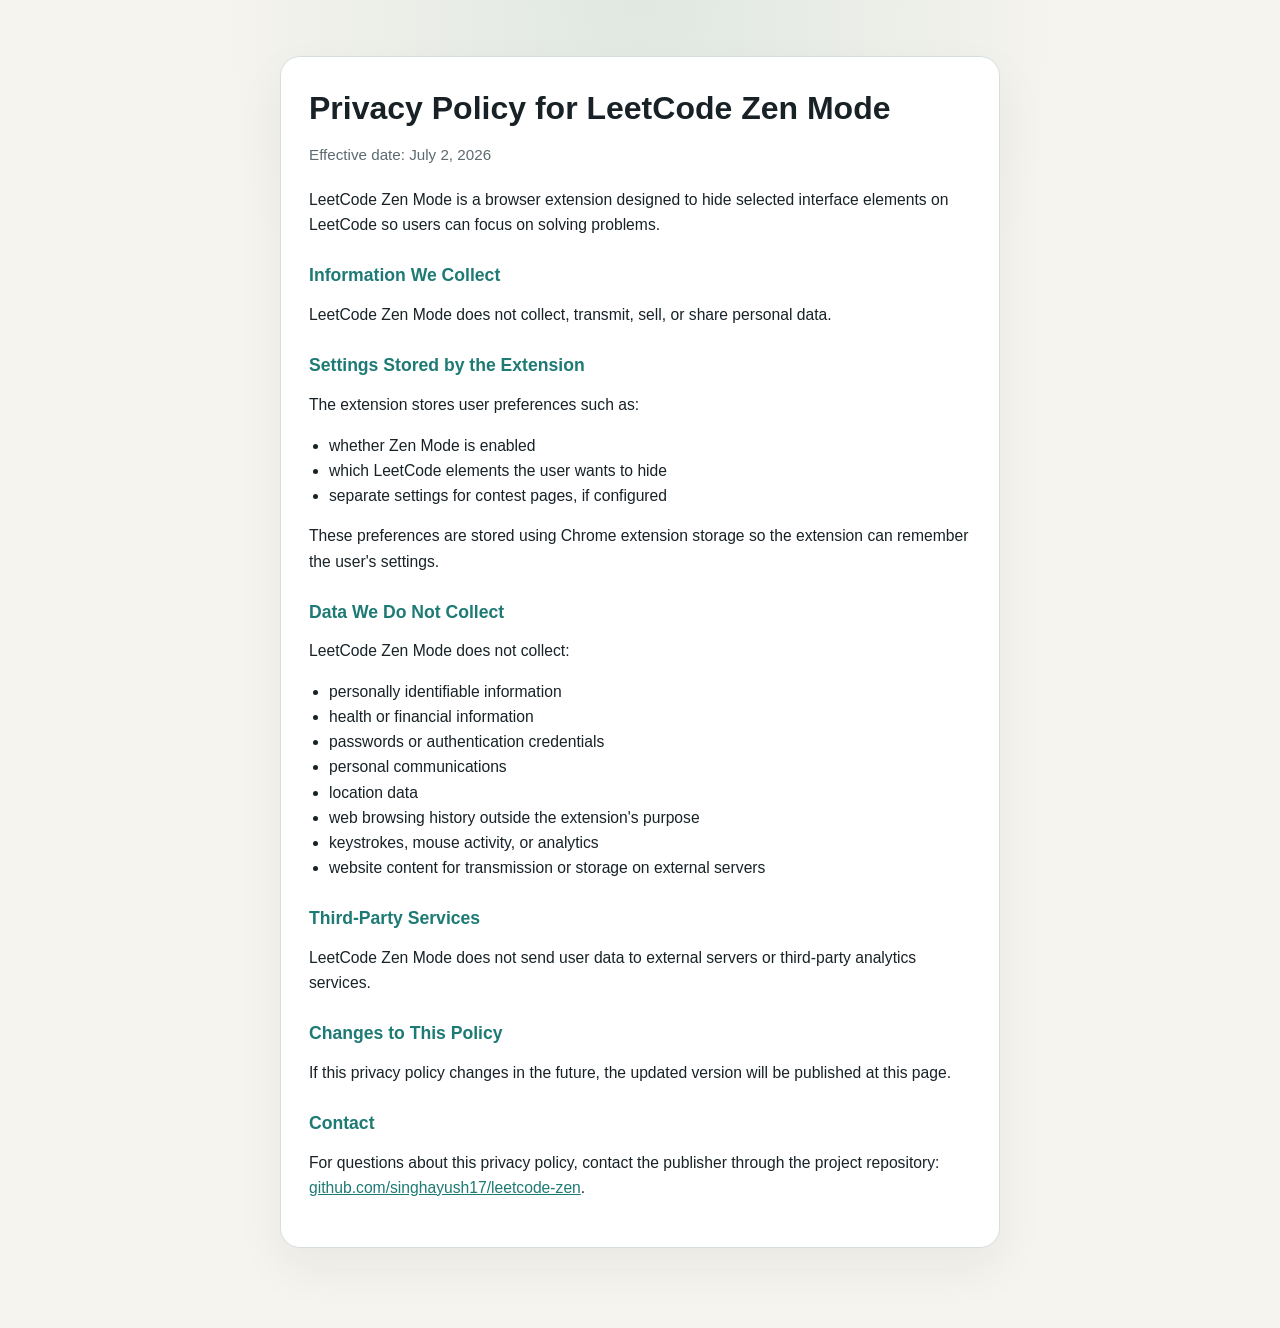
<file: docs/index.html>
<!DOCTYPE html>
<html lang="en">
<head>
  <meta charset="UTF-8" />
  <meta name="viewport" content="width=device-width, initial-scale=1.0" />
  <title>LeetCode Zen Mode</title>
  <meta http-equiv="refresh" content="0; url=./privacy-policy.html" />
  <style>
    body {
      margin: 0;
      min-height: 100vh;
      display: grid;
      place-items: center;
      padding: 24px;
      font-family: -apple-system, BlinkMacSystemFont, "Segoe UI", sans-serif;
      background: #f6f4ee;
      color: #182226;
    }

    .card {
      max-width: 640px;
      background: #fff;
      border: 1px solid #d7dfdd;
      border-radius: 18px;
      padding: 28px;
      text-align: center;
      box-shadow: 0 16px 40px rgba(24, 34, 38, 0.06);
    }

    a {
      color: #1d7a74;
    }
  </style>
</head>
<body>
  <div class="card">
    <h1>LeetCode Zen Mode</h1>
    <p>Redirecting to the privacy policy.</p>
    <p><a href="./privacy-policy.html">Open the privacy policy</a></p>
  </div>
</body>
</html>
</file>
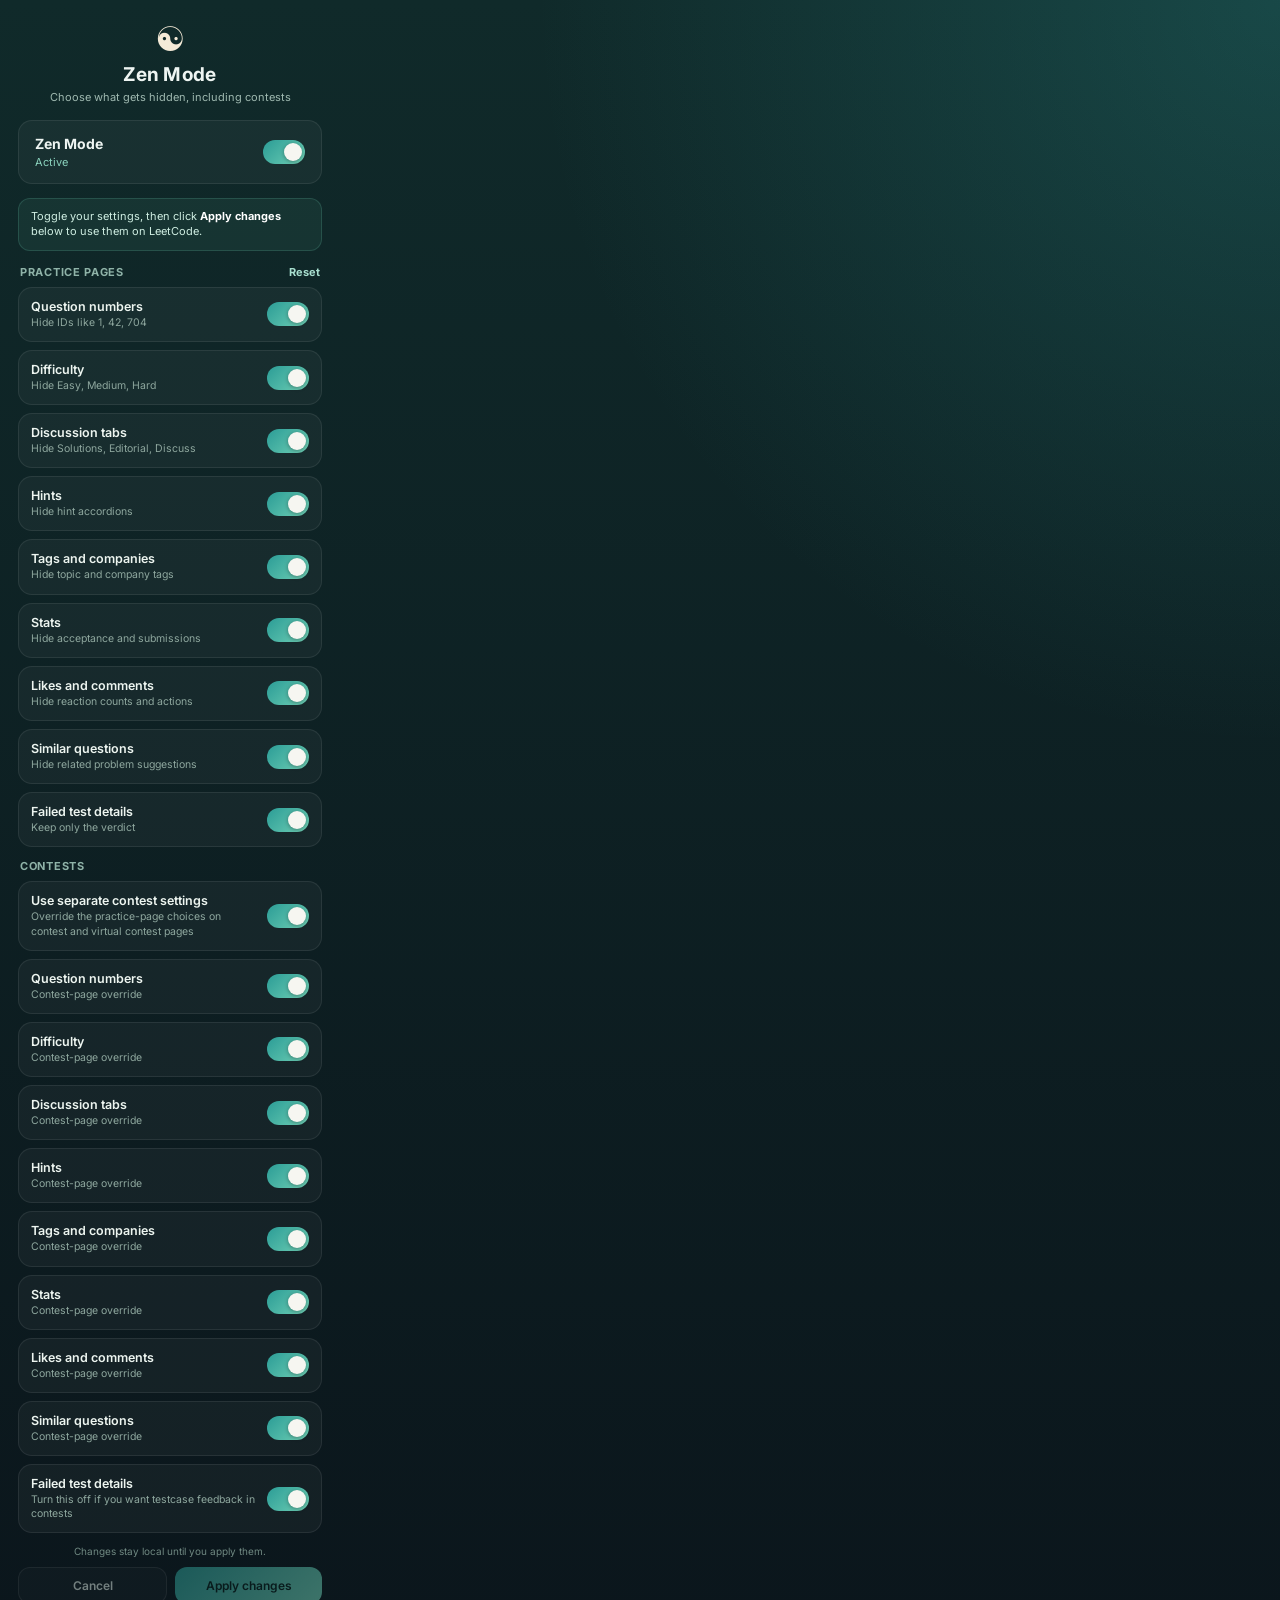
<file: popup.html>
<!DOCTYPE html>
<html lang="en">
<head>
  <meta charset="UTF-8" />
  <meta name="viewport" content="width=device-width, initial-scale=1.0" />
  <title>LeetCode Zen Mode</title>
  <link rel="stylesheet" href="popup.css" />
</head>
<body>
  <div class="popup-container">
    <div class="popup-header">
      <div class="logo">☯</div>
      <h1>Zen Mode</h1>
      <p class="subtitle">Choose what gets hidden, including contests</p>
    </div>

    <div class="toggle-row master-toggle">
      <div>
        <p class="toggle-title">Zen Mode</p>
        <p class="toggle-caption" id="statusText">Active</p>
      </div>
      <label class="switch">
        <input type="checkbox" id="zenToggle" checked />
        <span class="slider"></span>
      </label>
    </div>

    <div class="apply-notice" id="applyNotice">
      Toggle your settings, then click <strong>Apply changes</strong> below to use them on LeetCode.
    </div>

    <div class="section-heading">
      <span>Practice Pages</span>
      <button type="button" class="link-button" id="resetDefaults">Reset</button>
    </div>

    <div class="settings-list">
      <div class="setting-row">
        <div>
          <span class="setting-name">Question numbers</span>
          <span class="setting-description">Hide IDs like 1, 42, 704</span>
        </div>
        <label class="switch">
          <input type="checkbox" data-scope="regular" data-setting="questionNumbers" checked />
          <span class="slider"></span>
        </label>
      </div>

      <div class="setting-row">
        <div>
          <span class="setting-name">Difficulty</span>
          <span class="setting-description">Hide Easy, Medium, Hard</span>
        </div>
        <label class="switch">
          <input type="checkbox" data-scope="regular" data-setting="difficulty" checked />
          <span class="slider"></span>
        </label>
      </div>

      <div class="setting-row">
        <div>
          <span class="setting-name">Discussion tabs</span>
          <span class="setting-description">Hide Solutions, Editorial, Discuss</span>
        </div>
        <label class="switch">
          <input type="checkbox" data-scope="regular" data-setting="discussionTabs" checked />
          <span class="slider"></span>
        </label>
      </div>

      <div class="setting-row">
        <div>
          <span class="setting-name">Hints</span>
          <span class="setting-description">Hide hint accordions</span>
        </div>
        <label class="switch">
          <input type="checkbox" data-scope="regular" data-setting="hints" checked />
          <span class="slider"></span>
        </label>
      </div>

      <div class="setting-row">
        <div>
          <span class="setting-name">Tags and companies</span>
          <span class="setting-description">Hide topic and company tags</span>
        </div>
        <label class="switch">
          <input type="checkbox" data-scope="regular" data-setting="tagsCompanies" checked />
          <span class="slider"></span>
        </label>
      </div>

      <div class="setting-row">
        <div>
          <span class="setting-name">Stats</span>
          <span class="setting-description">Hide acceptance and submissions</span>
        </div>
        <label class="switch">
          <input type="checkbox" data-scope="regular" data-setting="stats" checked />
          <span class="slider"></span>
        </label>
      </div>

      <div class="setting-row">
        <div>
          <span class="setting-name">Likes and comments</span>
          <span class="setting-description">Hide reaction counts and actions</span>
        </div>
        <label class="switch">
          <input type="checkbox" data-scope="regular" data-setting="likes" checked />
          <span class="slider"></span>
        </label>
      </div>

      <div class="setting-row">
        <div>
          <span class="setting-name">Similar questions</span>
          <span class="setting-description">Hide related problem suggestions</span>
        </div>
        <label class="switch">
          <input type="checkbox" data-scope="regular" data-setting="similarQuestions" checked />
          <span class="slider"></span>
        </label>
      </div>

      <div class="setting-row">
        <div>
          <span class="setting-name">Failed test details</span>
          <span class="setting-description">Keep only the verdict</span>
        </div>
        <label class="switch">
          <input type="checkbox" data-scope="regular" data-setting="failingTests" checked />
          <span class="slider"></span>
        </label>
      </div>
    </div>

    <div class="section-heading">
      <span>Contests</span>
    </div>

    <div class="settings-list settings-list--compact">
      <div class="setting-row">
        <div>
          <span class="setting-name">Use separate contest settings</span>
          <span class="setting-description">Override the practice-page choices on contest and virtual contest pages</span>
        </div>
        <label class="switch">
          <input type="checkbox" id="contestOverridesToggle" checked />
          <span class="slider"></span>
        </label>
      </div>
    </div>

    <div class="settings-list" id="contestSettingsSection">
      <div class="setting-row">
        <div>
          <span class="setting-name">Question numbers</span>
          <span class="setting-description">Contest-page override</span>
        </div>
        <label class="switch">
          <input type="checkbox" data-scope="contest" data-setting="questionNumbers" checked />
          <span class="slider"></span>
        </label>
      </div>

      <div class="setting-row">
        <div>
          <span class="setting-name">Difficulty</span>
          <span class="setting-description">Contest-page override</span>
        </div>
        <label class="switch">
          <input type="checkbox" data-scope="contest" data-setting="difficulty" checked />
          <span class="slider"></span>
        </label>
      </div>

      <div class="setting-row">
        <div>
          <span class="setting-name">Discussion tabs</span>
          <span class="setting-description">Contest-page override</span>
        </div>
        <label class="switch">
          <input type="checkbox" data-scope="contest" data-setting="discussionTabs" checked />
          <span class="slider"></span>
        </label>
      </div>

      <div class="setting-row">
        <div>
          <span class="setting-name">Hints</span>
          <span class="setting-description">Contest-page override</span>
        </div>
        <label class="switch">
          <input type="checkbox" data-scope="contest" data-setting="hints" checked />
          <span class="slider"></span>
        </label>
      </div>

      <div class="setting-row">
        <div>
          <span class="setting-name">Tags and companies</span>
          <span class="setting-description">Contest-page override</span>
        </div>
        <label class="switch">
          <input type="checkbox" data-scope="contest" data-setting="tagsCompanies" checked />
          <span class="slider"></span>
        </label>
      </div>

      <div class="setting-row">
        <div>
          <span class="setting-name">Stats</span>
          <span class="setting-description">Contest-page override</span>
        </div>
        <label class="switch">
          <input type="checkbox" data-scope="contest" data-setting="stats" checked />
          <span class="slider"></span>
        </label>
      </div>

      <div class="setting-row">
        <div>
          <span class="setting-name">Likes and comments</span>
          <span class="setting-description">Contest-page override</span>
        </div>
        <label class="switch">
          <input type="checkbox" data-scope="contest" data-setting="likes" checked />
          <span class="slider"></span>
        </label>
      </div>

      <div class="setting-row">
        <div>
          <span class="setting-name">Similar questions</span>
          <span class="setting-description">Contest-page override</span>
        </div>
        <label class="switch">
          <input type="checkbox" data-scope="contest" data-setting="similarQuestions" checked />
          <span class="slider"></span>
        </label>
      </div>

      <div class="setting-row">
        <div>
          <span class="setting-name">Failed test details</span>
          <span class="setting-description">Turn this off if you want testcase feedback in contests</span>
        </div>
        <label class="switch">
          <input type="checkbox" data-scope="contest" data-setting="failingTests" checked />
          <span class="slider"></span>
        </label>
      </div>
    </div>

    <div class="footer">
      <p id="settingsHint">Changes stay local until you apply them.</p>
      <div class="footer-actions">
        <button type="button" class="secondary-button" id="cancelChanges" disabled>Cancel</button>
        <button type="button" class="primary-button" id="applyChanges" disabled>Apply changes</button>
      </div>
    </div>
  </div>

  <script src="popup.js"></script>
</body>
</html>
</file>
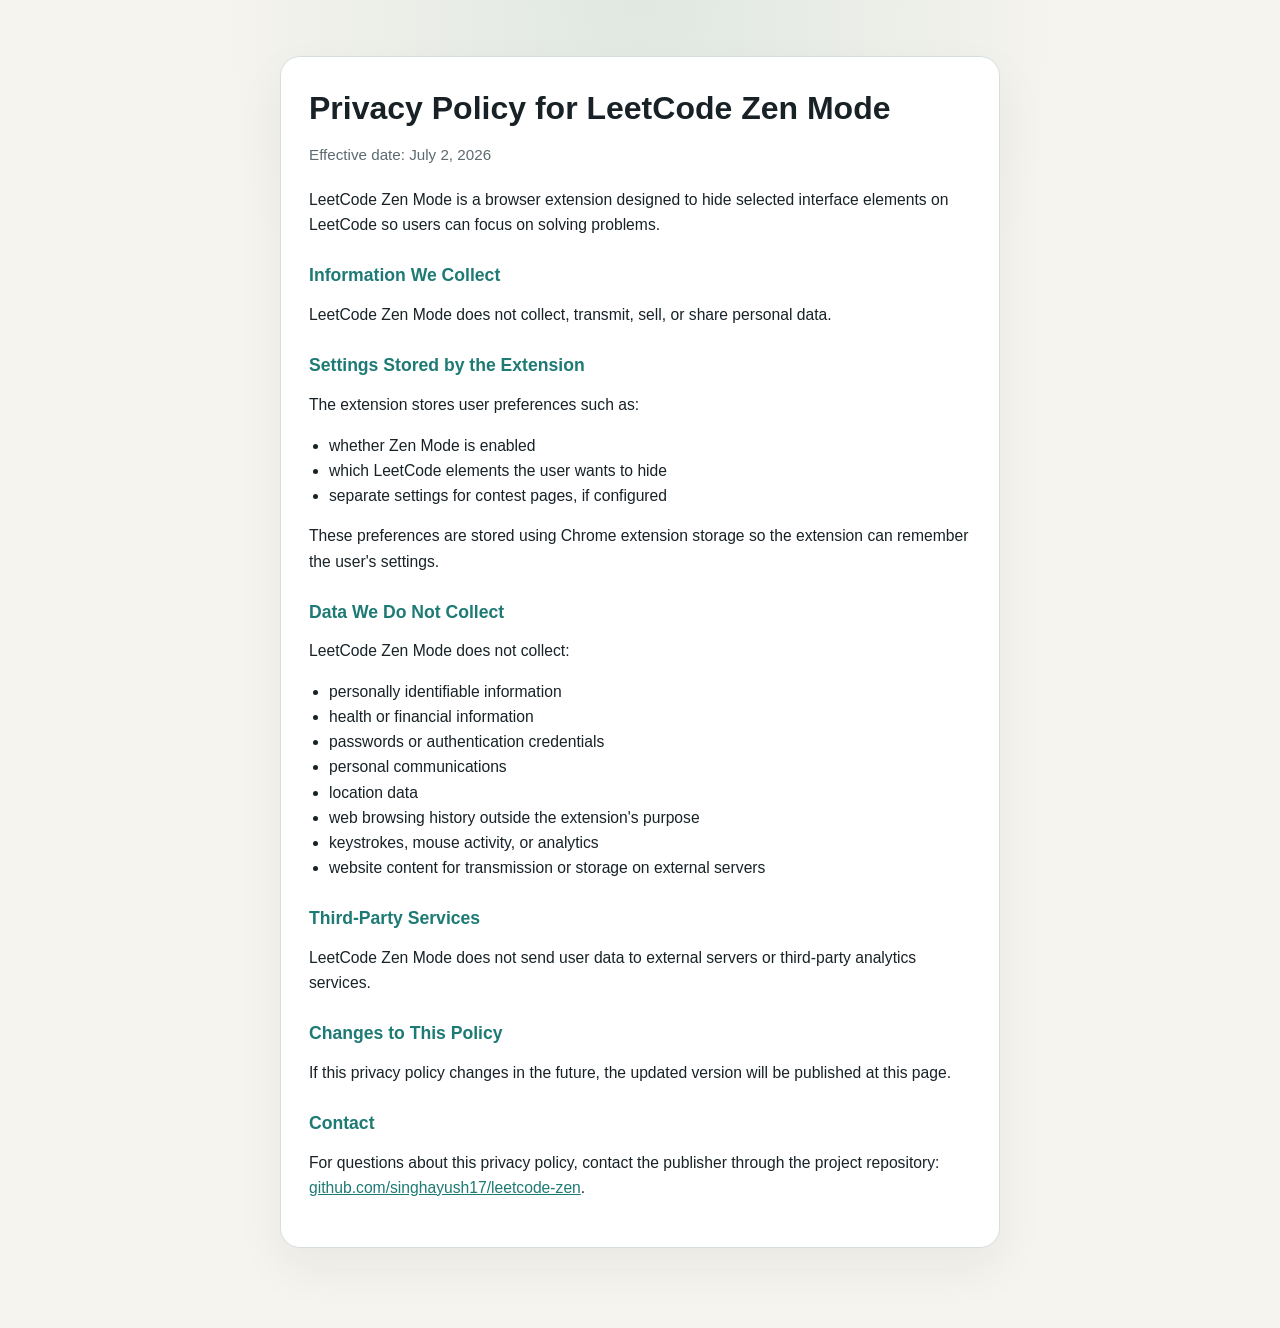
<file: docs/privacy-policy.html>
<!DOCTYPE html>
<html lang="en">
<head>
  <meta charset="UTF-8" />
  <meta name="viewport" content="width=device-width, initial-scale=1.0" />
  <title>LeetCode Zen Mode Privacy Policy</title>
  <style>
    :root {
      color-scheme: light;
      --bg: #f6f4ee;
      --card: #ffffff;
      --text: #182226;
      --muted: #5d6a70;
      --accent: #1d7a74;
      --border: #d7dfdd;
    }

    * {
      box-sizing: border-box;
    }

    body {
      margin: 0;
      font-family: -apple-system, BlinkMacSystemFont, "Segoe UI", sans-serif;
      background:
        radial-gradient(circle at top, rgba(29, 122, 116, 0.1), transparent 30%),
        var(--bg);
      color: var(--text);
      line-height: 1.6;
    }

    main {
      max-width: 760px;
      margin: 0 auto;
      padding: 56px 20px 80px;
    }

    .card {
      background: var(--card);
      border: 1px solid var(--border);
      border-radius: 20px;
      padding: 32px 28px;
      box-shadow: 0 20px 50px rgba(24, 34, 38, 0.06);
    }

    h1, h2 {
      line-height: 1.2;
      margin-top: 0;
    }

    h1 {
      font-size: 2rem;
      margin-bottom: 8px;
    }

    h2 {
      font-size: 1.1rem;
      margin-top: 28px;
      margin-bottom: 10px;
      color: var(--accent);
    }

    p, li {
      font-size: 0.98rem;
    }

    .eyebrow {
      margin-bottom: 20px;
      color: var(--muted);
      font-size: 0.95rem;
    }

    ul {
      padding-left: 20px;
      margin: 10px 0 0;
    }

    a {
      color: var(--accent);
    }
  </style>
</head>
<body>
  <main>
    <div class="card">
      <h1>Privacy Policy for LeetCode Zen Mode</h1>
      <p class="eyebrow">Effective date: July 2, 2026</p>

      <p>
        LeetCode Zen Mode is a browser extension designed to hide selected interface
        elements on LeetCode so users can focus on solving problems.
      </p>

      <h2>Information We Collect</h2>
      <p>
        LeetCode Zen Mode does not collect, transmit, sell, or share personal data.
      </p>

      <h2>Settings Stored by the Extension</h2>
      <p>
        The extension stores user preferences such as:
      </p>
      <ul>
        <li>whether Zen Mode is enabled</li>
        <li>which LeetCode elements the user wants to hide</li>
        <li>separate settings for contest pages, if configured</li>
      </ul>
      <p>
        These preferences are stored using Chrome extension storage so the extension
        can remember the user's settings.
      </p>

      <h2>Data We Do Not Collect</h2>
      <p>
        LeetCode Zen Mode does not collect:
      </p>
      <ul>
        <li>personally identifiable information</li>
        <li>health or financial information</li>
        <li>passwords or authentication credentials</li>
        <li>personal communications</li>
        <li>location data</li>
        <li>web browsing history outside the extension's purpose</li>
        <li>keystrokes, mouse activity, or analytics</li>
        <li>website content for transmission or storage on external servers</li>
      </ul>

      <h2>Third-Party Services</h2>
      <p>
        LeetCode Zen Mode does not send user data to external servers or third-party
        analytics services.
      </p>

      <h2>Changes to This Policy</h2>
      <p>
        If this privacy policy changes in the future, the updated version will be
        published at this page.
      </p>

      <h2>Contact</h2>
      <p>
        For questions about this privacy policy, contact the publisher through the
        project repository:
        <a href="https://github.com/singhayush17/leetcode-zen">github.com/singhayush17/leetcode-zen</a>.
      </p>
    </div>
  </main>
</body>
</html>
</file>
<file: popup.css>
/* ============================
   LeetCode Zen Mode — Popup
   ============================ */

@import url('https://fonts.googleapis.com/css2?family=Inter:wght@400;500;600;700&display=swap');

* {
  margin: 0;
  padding: 0;
  box-sizing: border-box;
}

body {
  width: 340px;
  font-family: 'Inter', -apple-system, BlinkMacSystemFont, 'Segoe UI', sans-serif;
  background:
    radial-gradient(circle at top right, rgba(49, 163, 159, 0.25), transparent 36%),
    linear-gradient(180deg, #102a2a 0%, #0b161c 100%);
  color: #eef5f2;
  -webkit-font-smoothing: antialiased;
}

.popup-container {
  padding: 18px;
}

.popup-header {
  text-align: center;
  margin-bottom: 16px;
}

.logo {
  font-size: 34px;
  margin-bottom: 4px;
  color: #f4ead7;
}

.popup-header h1 {
  font-size: 19px;
  font-weight: 700;
  letter-spacing: 0.3px;
}

.subtitle {
  margin-top: 4px;
  font-size: 11px;
  color: #9fb9b0;
}

.toggle-row,
.setting-row {
  display: flex;
  align-items: center;
  justify-content: space-between;
  gap: 12px;
  border: 1px solid rgba(255, 255, 255, 0.08);
  background: rgba(255, 255, 255, 0.04);
  border-radius: 14px;
}

.master-toggle {
  padding: 14px 16px;
  margin-bottom: 14px;
}

.apply-notice {
  margin-bottom: 14px;
  padding: 10px 12px;
  border-radius: 12px;
  border: 1px solid rgba(111, 208, 181, 0.18);
  background: rgba(111, 208, 181, 0.08);
  font-size: 11px;
  line-height: 1.4;
  color: #cfeee2;
}

.apply-notice strong {
  color: #ffffff;
}

.toggle-title {
  font-size: 14px;
  font-weight: 700;
}

.toggle-caption {
  margin-top: 3px;
  font-size: 11px;
  color: #8ad1bc;
}

.toggle-caption.inactive {
  color: #7e8f8a;
}

.section-heading {
  display: flex;
  align-items: center;
  justify-content: space-between;
  margin: 12px 2px 8px;
  font-size: 11px;
  font-weight: 700;
  letter-spacing: 0.7px;
  text-transform: uppercase;
  color: #8fb3a8;
}

.settings-list {
  display: grid;
  gap: 8px;
}

.settings-list--compact {
  margin-bottom: 8px;
}

.setting-row {
  padding: 11px 12px;
}

.setting-row--disabled {
  opacity: 0.48;
}

.setting-name {
  display: block;
  font-size: 12.5px;
  font-weight: 600;
  color: #edf5f0;
}

.setting-description {
  display: block;
  margin-top: 2px;
  font-size: 10.5px;
  line-height: 1.35;
  color: #8ea79e;
}

.link-button {
  border: 0;
  background: transparent;
  color: #a8dfcf;
  font: inherit;
  cursor: pointer;
}

.link-button:disabled {
  opacity: 0.45;
  cursor: default;
}

.switch {
  position: relative;
  display: inline-block;
  width: 42px;
  height: 24px;
  flex-shrink: 0;
}

.switch input {
  opacity: 0;
  width: 0;
  height: 0;
}

.slider {
  position: absolute;
  inset: 0;
  cursor: pointer;
  background: #30413f;
  border-radius: 999px;
  transition: all 0.25s ease;
}

.slider::before {
  content: "";
  position: absolute;
  left: 3px;
  bottom: 3px;
  width: 18px;
  height: 18px;
  border-radius: 50%;
  background: #f6f6f1;
  transition: all 0.25s ease;
  box-shadow: 0 1px 4px rgba(0, 0, 0, 0.35);
}

input:checked + .slider {
  background: linear-gradient(135deg, #2b9c96, #6fd0b5);
}

input:checked + .slider::before {
  transform: translateX(18px);
}

input:disabled + .slider {
  cursor: default;
}

.footer {
  margin-top: 12px;
}

.footer p {
  font-size: 10px;
  color: #6f8881;
  text-align: center;
}

.footer-actions {
  display: flex;
  gap: 8px;
  margin-top: 10px;
}

.primary-button,
.secondary-button {
  flex: 1;
  border-radius: 12px;
  padding: 10px 12px;
  font: inherit;
  font-size: 12px;
  font-weight: 600;
}

.primary-button {
  border: 0;
  background: linear-gradient(135deg, #2b9c96, #6fd0b5);
  color: #08211e;
  cursor: pointer;
}

.secondary-button {
  border: 1px solid rgba(255, 255, 255, 0.12);
  background: rgba(255, 255, 255, 0.04);
  color: #dbe8e2;
  cursor: pointer;
}

.primary-button:disabled,
.secondary-button:disabled {
  opacity: 0.5;
  cursor: default;
}
</file>
